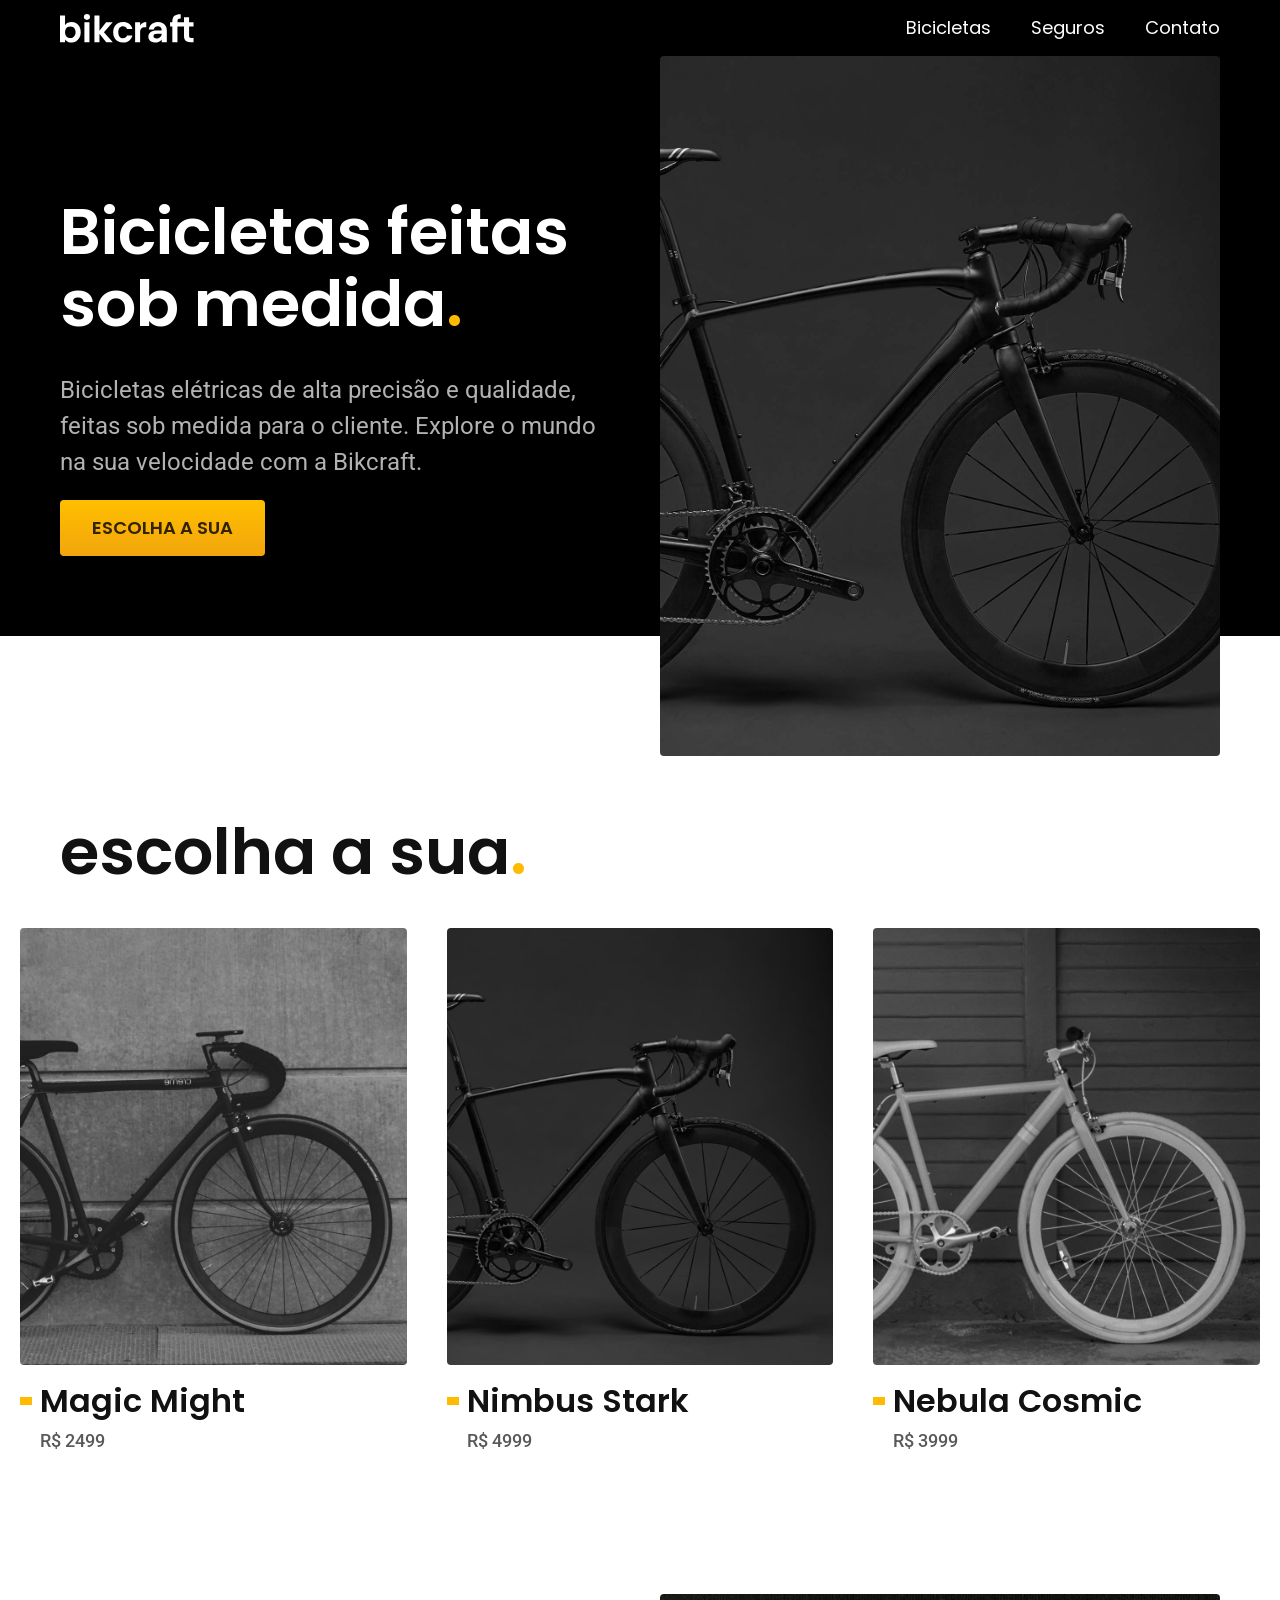
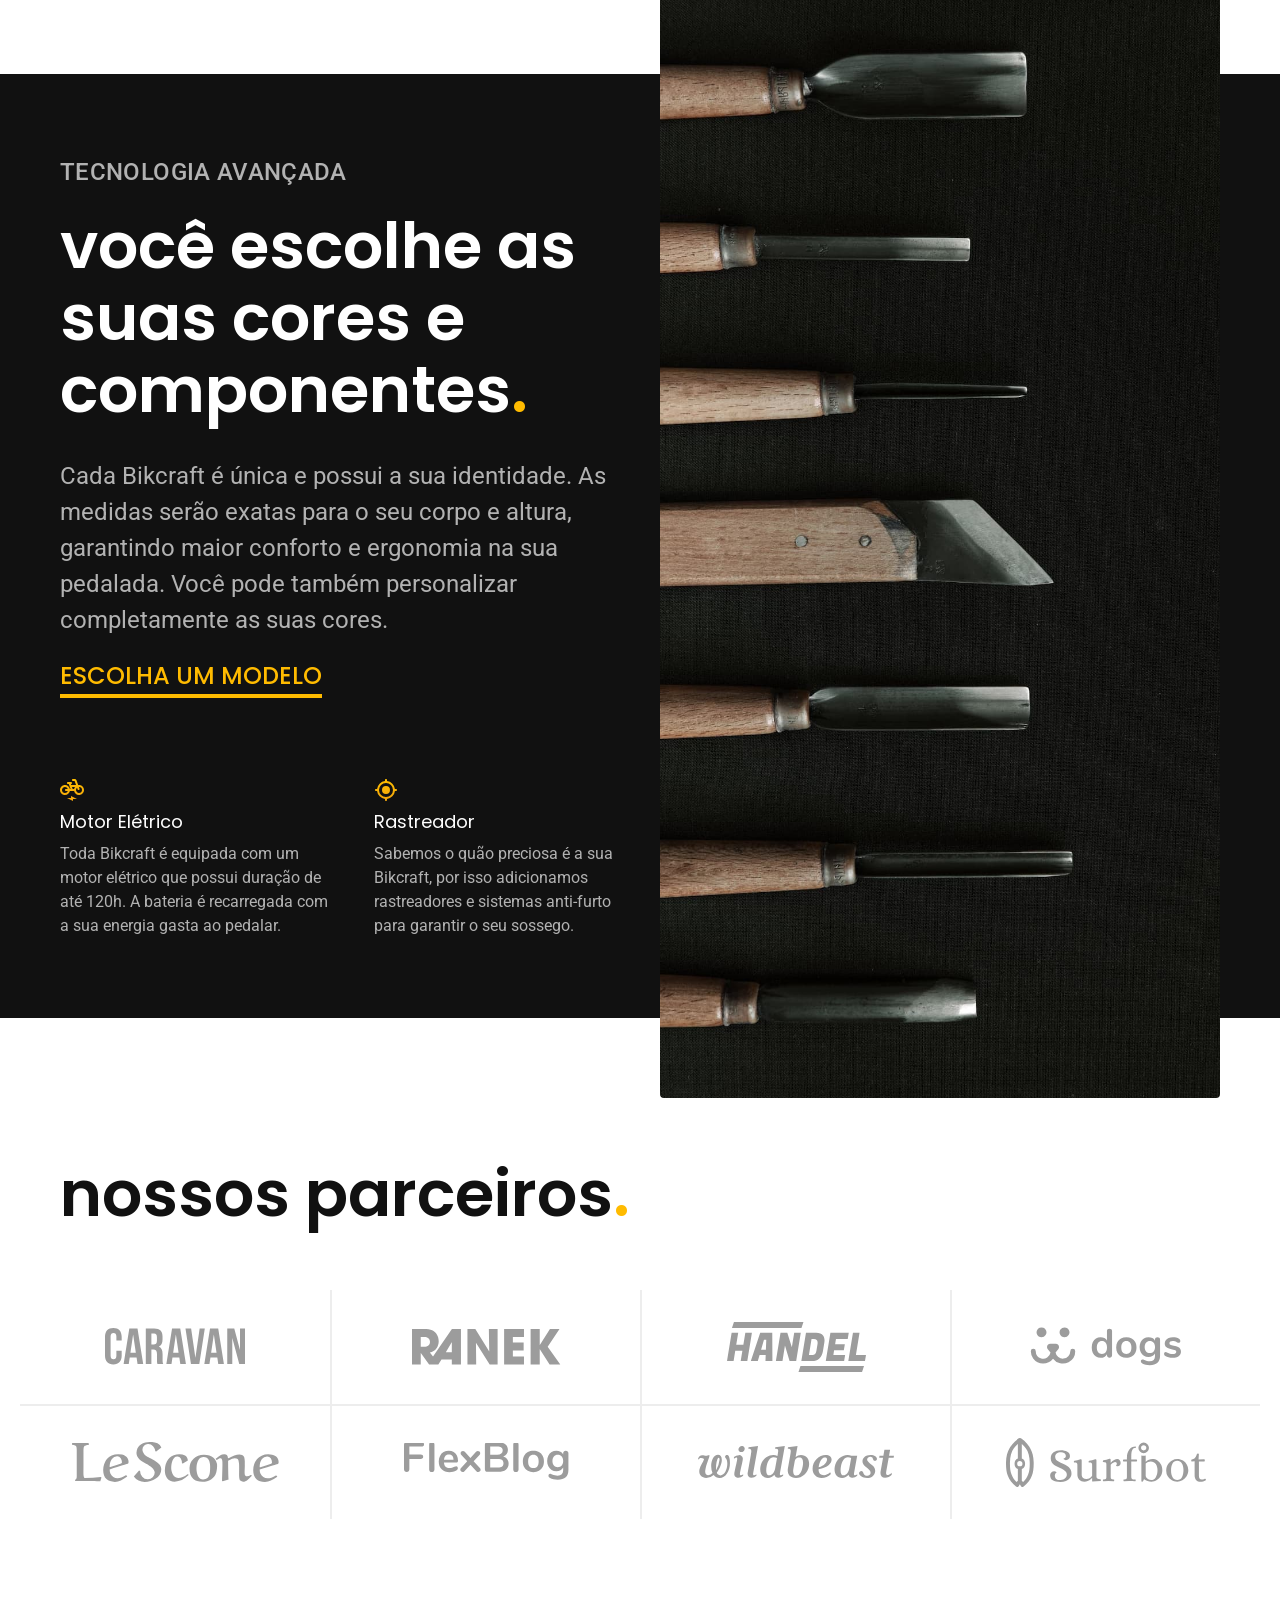
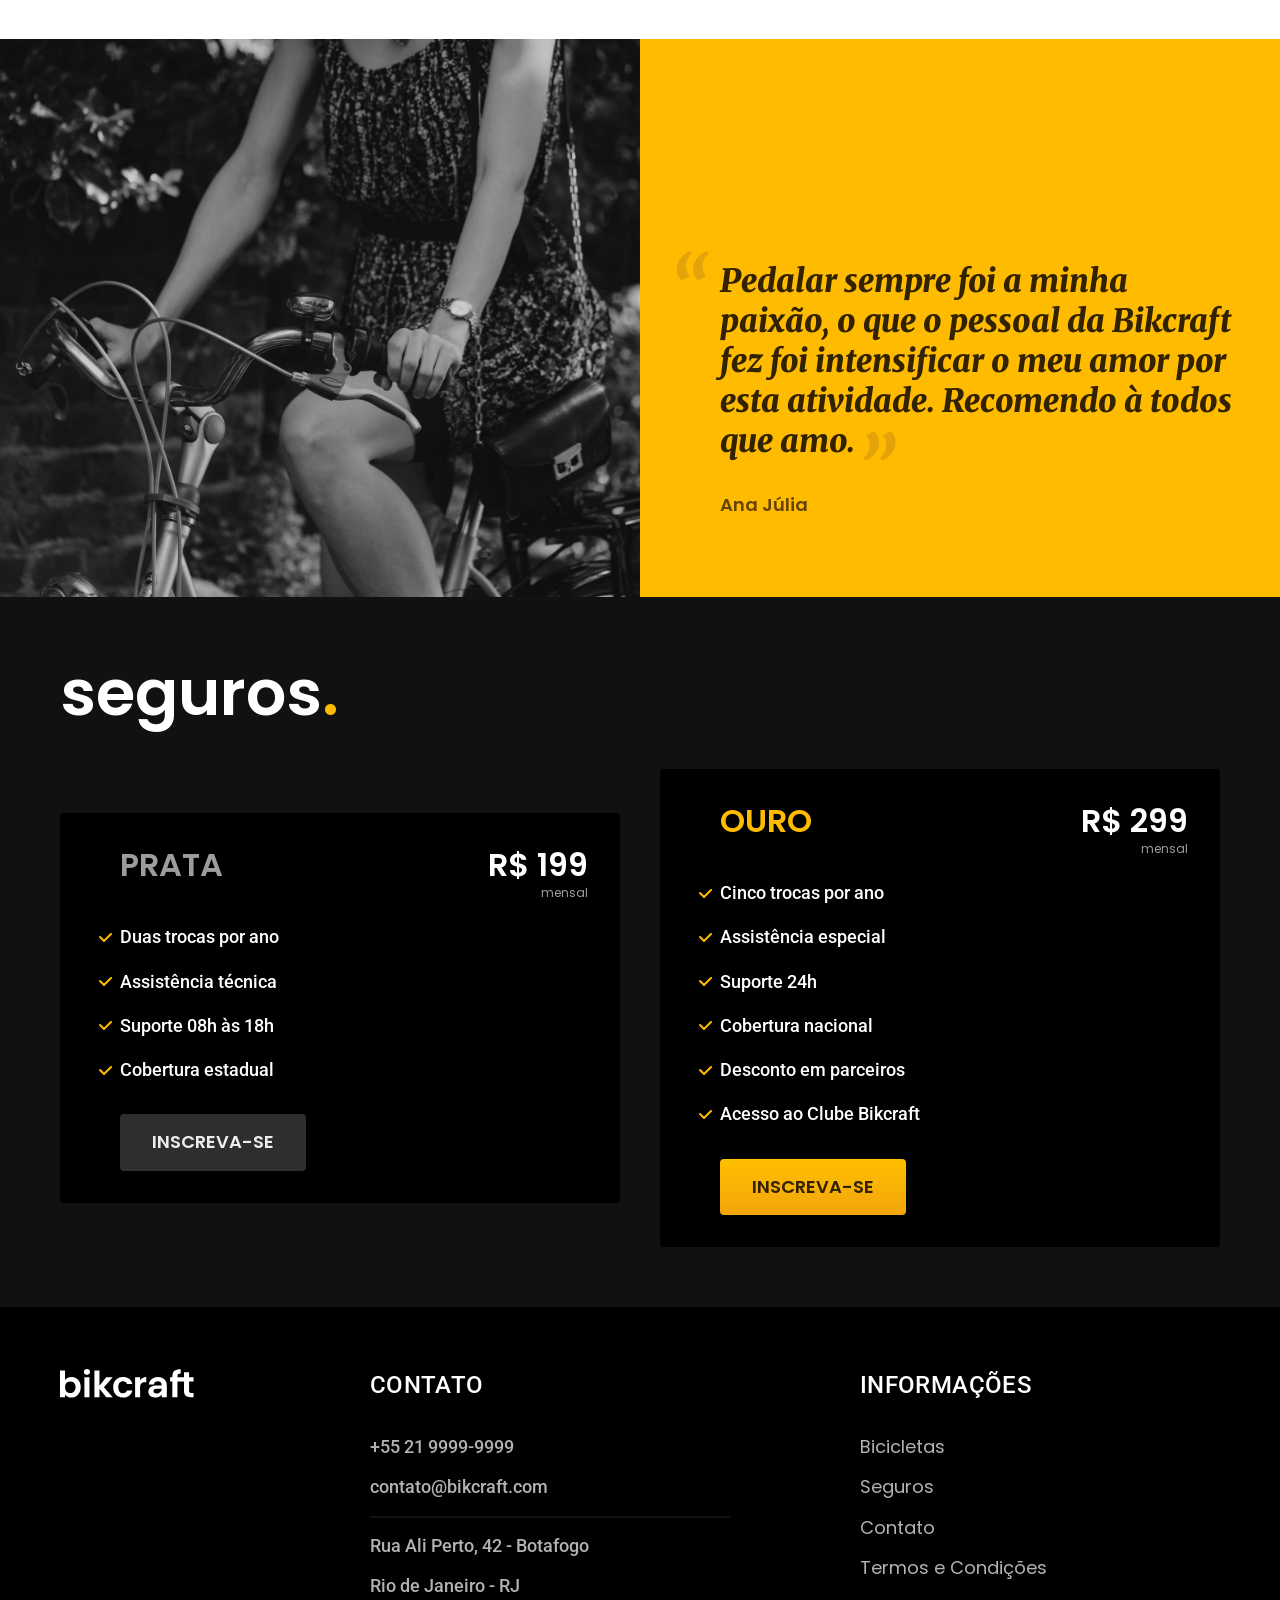
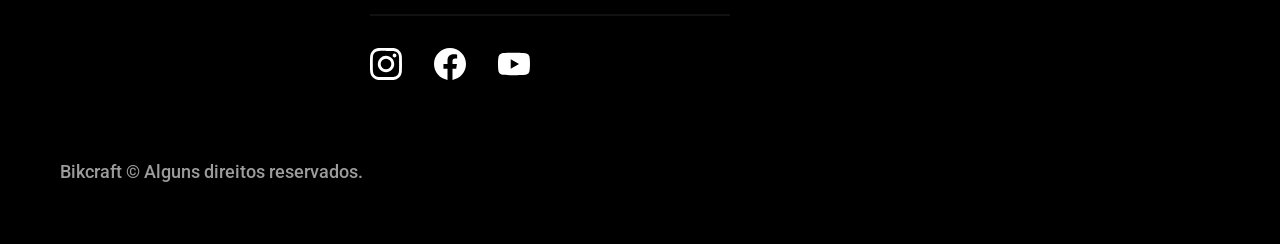
<file: index.html>
<!DOCTYPE html>
<html lang="pt-br">

<head>
  <meta charset="UTF-8">
  <meta name="viewport" content="width=device-width, initial-scale=1.0">
  <title>Bikcraft - Bicicletas Elétricas</title>
  <meta name="description" content="Bicicletas elétricas de alta precisão e qualidade,  feitas sob medida para o cliente. Explore o mundo na sua velocidade com a Bikcraft.">
  <link rel="stylesheet" href="./css/style.css">
  <link rel="preconnect" href="https://fonts.googleapis.com">
  <link rel="preconnect" href="https://fonts.gstatic.com" crossorigin>
  <link href="https://fonts.googleapis.com/css2?family=Merriweather:ital,wght@1,900&family=Poppins:wght@400;600&family=Roboto:wght@500&display=swap" rel="stylesheet">
</head>

<body>
  <header class="header-bg">
    <div class="header container">
      <a href="./"><img src="./img/bikcraft.svg" alt="Logo Bikcraft"></a>
      <nav aria-label="primaria">
        <ul class="header-menu font-1-m cor-0">
          <li><a href="./bicicletas.html">Bicicletas</a></li>
          <li><a href="./seguros.html">Seguros</a></li>
          <li><a href="./contato.html">Contato</a></li>
        </ul>
      </nav>
    </div>
  </header>
  <main class="introducao-bg">
    <div class="introducao container">
      <div class="introducao-conteudo">
        <h1 class="font-1-xxl cor-0">Bicicletas feitas sob medida<span class="cor-p1">.</span></h1>
        <p class="font-2-l cor-5">Bicicletas elétricas de alta precisão e qualidade, feitas sob medida para o cliente. Explore o mundo na sua velocidade com a Bikcraft.</p>
        <a class="botao" href="./bicicletas.html">Escolha a sua</a>
      </div>
      <div>
        <img src="./img/fotos/introducao.jpg" alt="Bicicleta elétrica preta.">
      </div>
    </div>
  </main>

  <article class="bicicletas-lista">
    <h2 class="container font-1-xxl">escolha a sua<span class="cor-p1">.</span></h2>
    <ul>
      <li>
        <a href="./bicicletas/magic.html">
          <img src="./img/bicicletas/magic-home.jpg" alt="Bicicleta preta modelo Magic.">
          <h3 class="font-1-xl cor-11">Magic Might</h3>
          <span class="font-2-m cor-8">R$ 2499</span>
        </a>
      </li>
      <li>
        <a href="./bicicletas/magic.html">
          <img src="./img/bicicletas/nimbus-home.jpg" alt="Bicicleta preta modelo Magic.">
          <h3 class="font-1-xl cor-11">Nimbus Stark</h3>
          <span class="font-2-m cor-8">R$ 4999</span>
        </a>
      </li>
      <li>
        <a href="./bicicletas/magic.html">
          <img src="./img/bicicletas/nebula-home.jpg" alt="Bicicleta preta modelo Magic.">
          <h3 class="font-1-xl cor-11">Nebula Cosmic</h3>
          <span class="font-2-m cor-8">R$ 3999</span>
        </a>
      </li>
    </ul>
  </article>

  <article class="tecnologia-bg">
    <div class="tecnologia container">
      <div class="tecnologia-conteudo">
        <span class="font-2-l-b cor-5">Tecnologia Avançada</span>
        <h2 class="font-1-xxl cor-0">você escolhe as suas cores e componentes<span class="cor-p1">.</span></h2>
        <p class="font-2-l cor-5">Cada Bikcraft é única e possui a sua identidade. As medidas serão exatas para o seu corpo e altura, garantindo maior conforto e ergonomia na sua pedalada. Você pode também personalizar completamente as suas cores.</p>
        <a class="link" href="./bicicletas.html">Escolha um modelo</a>
        <div class="tecnologia-vantagens">
          <div>
            <img src="./img/icones/eletrica.svg" alt="">
            <h3 class="font-1-m cor-0">Motor Elétrico</h3>
            <p class="font-2-s cor-5">Toda Bikcraft é equipada com um motor elétrico que possui duração de até 120h. A bateria é recarregada com a sua energia gasta ao pedalar.</p>
          </div>
          <div>
            <img src="./img/icones/rastreador.svg" alt="">
            <h3 class="font-1-m cor-0">Rastreador</h3>
            <p class="font-2-s cor-5">Sabemos o quão preciosa é a sua Bikcraft, por isso adicionamos rastreadores e sistemas anti-furto para garantir o seu sossego.</p>
          </div>
        </div>
      </div>
      <div class="tecnologia-imagem">
        <img src="./img/fotos/tecnologia.jpg" alt="">
      </div>
    </div>
  </article>

  <section class="parceiros" aria-label="Nossos Parceiros">
    <h2 class="container font-1-xxl">nossos parceiros<span class="cor-p1">.</span></h2>
    <ul>
      <li><img src="./img/parceiros/caravan.svg" alt="caravan"></li>
      <li><img src="./img/parceiros/ranek.svg" alt="ranek"></li>
      <li><img src="./img/parceiros/handel.svg" alt="handel"></li>
      <li><img src="./img/parceiros/dogs.svg" alt="dogs"></li>
      <li><img src="./img/parceiros/lescone.svg" alt="lescone"></li>
      <li><img src="./img/parceiros/flexblog.svg" alt="flexblog"></li>
      <li><img src="./img/parceiros/wildbeast.svg" alt="wildbeast"></li>
      <li><img src="./img/parceiros/surfbot.svg" alt="surfbot"></li>
    </ul>
  </section>

  <section class="depoimento" aria-label="Depoimento">
    <div>
      <img src="./img/fotos/depoimento.jpg" alt="Pessoa pedalando uma bicicleta Bikcraft">
    </div>
    <div class="depoimento-conteudo">
      <blockquote class="font-1-xl cor-p5">
        <p>Pedalar sempre foi a minha paixão, o que o pessoal da Bikcraft fez foi intensificar o meu amor por esta atividade. Recomendo à todos que amo.</p>
      </blockquote>
      <span class="font-1-m-b cor-p4">Ana Júlia</span>
    </div>
  </section>

  <article class="seguros-bg">
    <div class="seguros container">
      <h2 class="font-1-xxl cor-0">seguros<span class="cor-p1">.</span></h2>
      <div class="seguros-item">
        <h3 class="font-1-xl cor-6">PRATA</h3>
        <span class="font-1-xl cor-0">R$ 199 <span class="font-1-xs cor-6">mensal</span></span>
        <ul class="font-2-m cor-0">
          <li>Duas trocas por ano</li>
          <li>Assistência técnica</li>
          <li>Suporte 08h às 18h</li>
          <li>Cobertura estadual</li>
        </ul>
        <a class="botao secundario" href="./orcamento.html">Inscreva-se</a>
      </div>

      <div class="seguros-item">
        <h3 class="font-1-xl cor-p1">OURO</h3>
        <span class="font-1-xl cor-0">R$ 299 <span class="font-1-xs cor-6">mensal</span></span>
        <ul class="font-2-m cor-0">
          <li>Cinco trocas por ano</li>
          <li>Assistência especial</li>
          <li>Suporte 24h</li>
          <li>Cobertura nacional</li>
          <li>Desconto em parceiros</li>
          <li>Acesso ao Clube Bikcraft</li>
        </ul>
        <a class="botao" href="./orcamento.html">Inscreva-se</a>
      </div>
    </div>
  </article>

  <footer class="footer-bg">
    <div class="footer container">
      <img src="./img/bikcraft.svg" alt="Bikcraft">
      <div class="footer-contato">
        <h3 class="font-2-l-b cor-0">Contato</h3>
        <ul class="font-2-m cor-5">
          <li><a href="tel:+552199999999">+55 21 9999-9999</a></li>
          <li><a href="mailto:contato@bikcraft.com">contato@bikcraft.com</a></li>
          <li>Rua Ali Perto, 42 - Botafogo</li>
          <li>Rio de Janeiro - RJ</li>
        </ul>
        <div class="footer-redes">
          <a href="./">
            <img src="./img/redes/instagram.svg" alt="Instagram">
          </a>
          <a href="./">
            <img src="./img/redes/facebook.svg" alt="Facebook">
          </a>
          <a href="./">
            <img src="./img/redes/youtube.svg" alt="Youtube">
          </a>
        </div>
      </div>
      <div class="footer-informacoes">
        <h3 class="font-2-l-b cor-0">Informações</h3>
        <nav>
          <ul class="font-1-m cor-5">
            <li><a href="./bicicletas.html">Bicicletas</a></li>
            <li><a href="./seguros.html">Seguros</a></li>
            <li><a href="./contato.html">Contato</a></li>
            <li><a href="./termos.html">Termos e Condições</a></li>
          </ul>
        </nav>
      </div>
      <p class="footer-copy font-2-m cor-6">Bikcraft © Alguns direitos reservados.</p>
    </div>
  </footer>
</body>

</html>
</file>
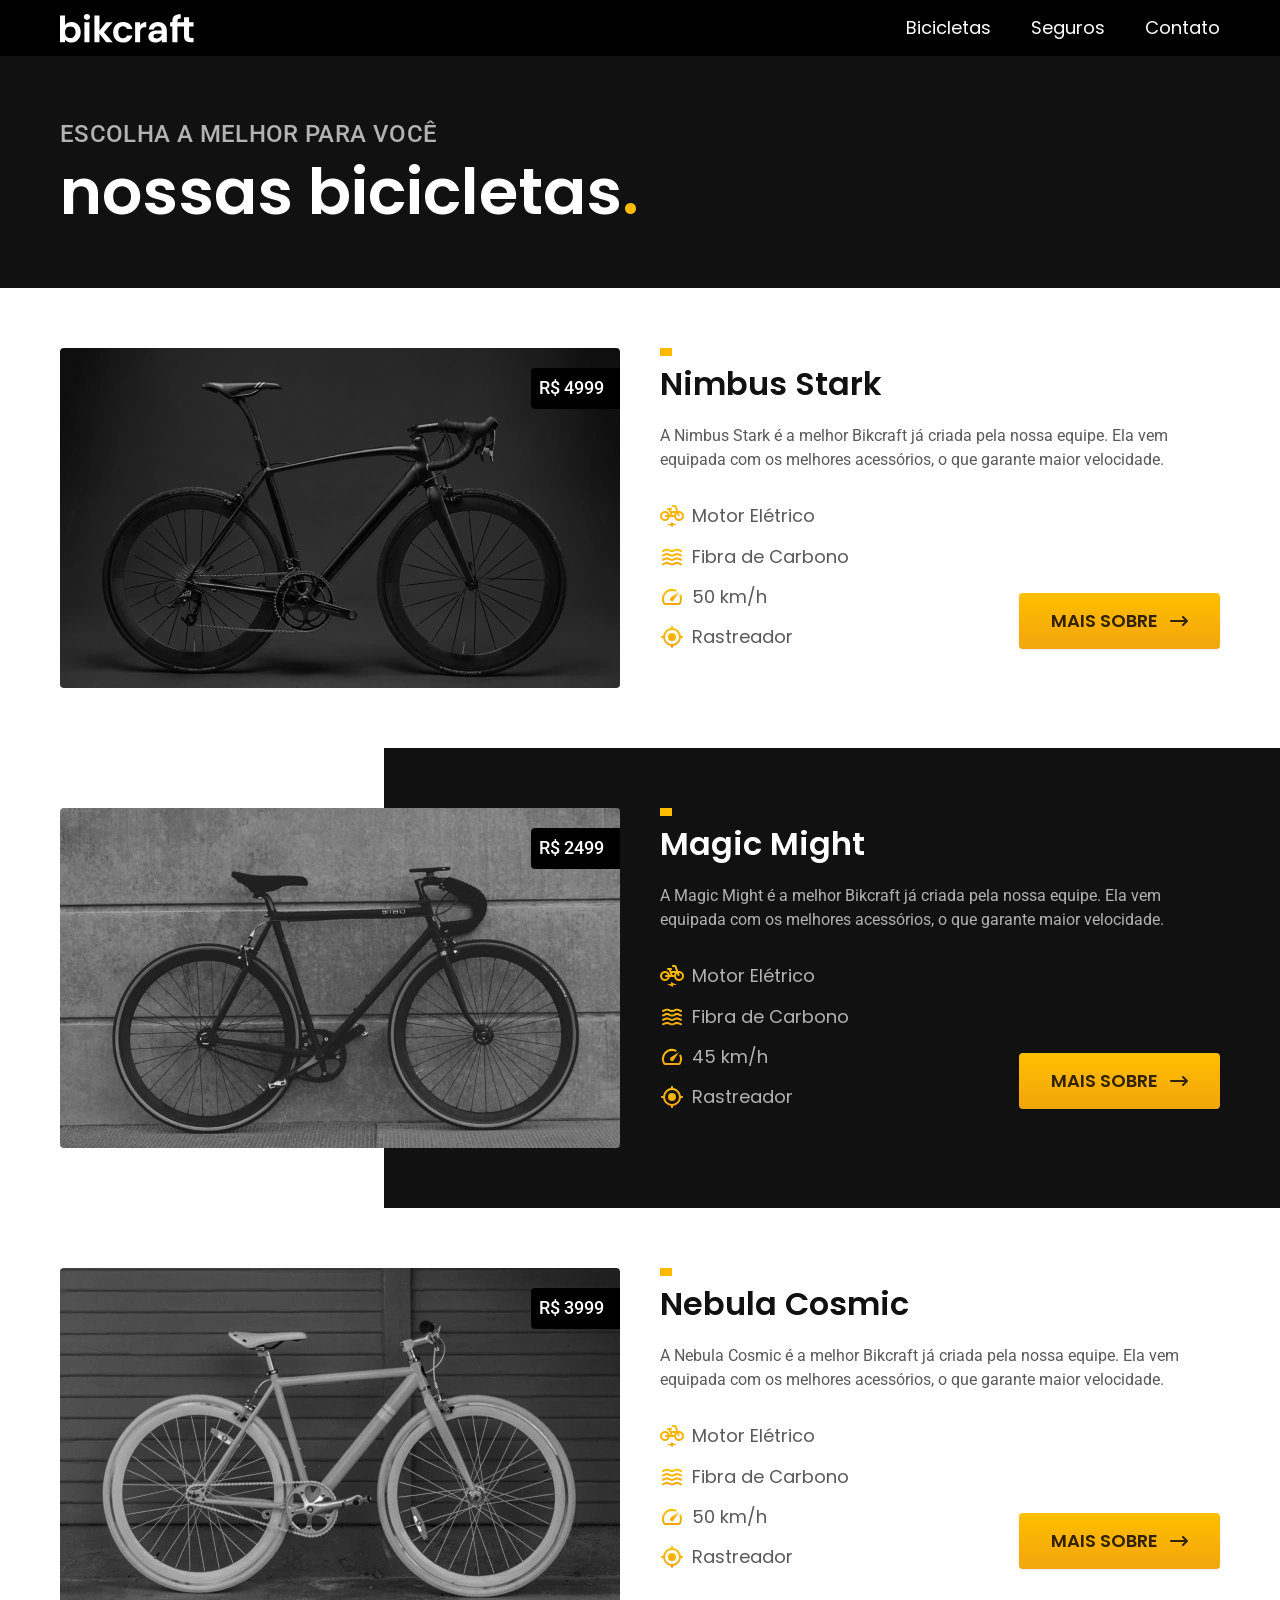
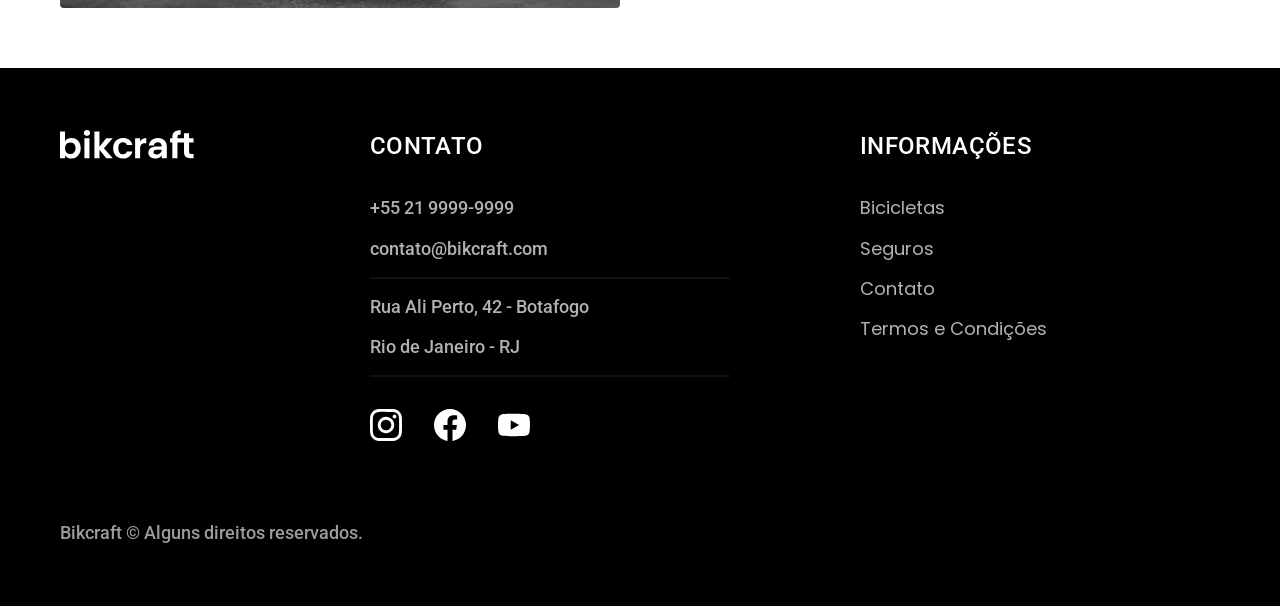
<file: bicicletas.html>
<!DOCTYPE html>
<html lang="pt-br">

<head>
  <meta charset="UTF-8">
  <meta name="viewport" content="width=device-width, initial-scale=1.0">
  <title>Bicicletas | Bikcraft</title>
  <meta name="description" content="Escolha a melhor bicicleta para você na Bikcraft.">
  <link rel="stylesheet" href="./css/style.css">
  <link rel="preconnect" href="https://fonts.googleapis.com">
  <link rel="preconnect" href="https://fonts.gstatic.com" crossorigin>
  <link href="https://fonts.googleapis.com/css2?family=Merriweather:ital,wght@1,900&family=Poppins:wght@400;600&family=Roboto:wght@500&display=swap" rel="stylesheet">
</head>

<body id="bicicletas">
  <header class="header-bg">
    <div class="header container">
      <a href="./"><img src="./img/bikcraft.svg" alt="Logo Bikcraft"></a>
      <nav aria-label="primaria">
        <ul class="header-menu font-1-m cor-0">
          <li><a href="./bicicletas.html">Bicicletas</a></li>
          <li><a href="./seguros.html">Seguros</a></li>
          <li><a href="./contato.html">Contato</a></li>
        </ul>
      </nav>
    </div>
  </header>

  <main>
    <div class="titulo-bg">
      <div class="titulo container">
        <p class="font-2-l-b cor-5">Escolha a melhor para você</p>
        <h1 class="font-1-xxl cor-0">nossas bicicletas<span class="cor-p1">.</span></h1>
      </div>
    </div>

    <div class="bicicletas container">
      <div class="bicicletas-imagem">
        <img src="./img/bicicletas/nimbus.jpg" alt="Bicicleta preta">
        <span class="font-2-m cor-0">R$ 4999</span>
      </div>
      <div class="bicicletas-conteudo">
        <h2 class="font-1-xl">Nimbus Stark</h2>
        <p class="font-2-s cor-8">A Nimbus Stark é a melhor Bikcraft já criada pela nossa equipe. Ela vem equipada com os melhores acessórios, o que garante maior velocidade.</p>
        <ul class="font-1-m cor-8">
          <li>
            <img src="./img/icones/eletrica.svg" alt="">
            Motor Elétrico
          </li>
          <li>
            <img src="./img/icones/carbono.svg" alt="">
            Fibra de Carbono
          </li>
          <li>
            <img src="./img/icones/velocidade.svg" alt="">
            50 km/h
          </li>
          <li>
            <img src="./img/icones/rastreador.svg" alt="">
            Rastreador
          </li>
        </ul>
        <a class="botao seta" href="./bicicletas/nimbus.html">Mais Sobre</a>
      </div>
    </div>

    <div class="bicicletas-bg">
      <div class="bicicletas container">
        <div class="bicicletas-imagem">
          <img src="./img/bicicletas/magic.jpg" alt="Bicicleta preta">
          <span class="font-2-m cor-0">R$ 2499</span>
        </div>
        <div class="bicicletas-conteudo">
          <h2 class="font-1-xl cor-0">Magic Might</h2>
          <p class="font-2-s cor-5">A Magic Might é a melhor Bikcraft já criada pela nossa equipe. Ela vem equipada com os melhores acessórios, o que garante maior velocidade.</p>
          <ul class="font-1-m cor-5">
            <li>
              <img src="./img/icones/eletrica.svg" alt="">
              Motor Elétrico
            </li>
            <li>
              <img src="./img/icones/carbono.svg" alt="">
              Fibra de Carbono
            </li>
            <li>
              <img src="./img/icones/velocidade.svg" alt="">
              45 km/h
            </li>
            <li>
              <img src="./img/icones/rastreador.svg" alt="">
              Rastreador
            </li>
          </ul>
          <a class="botao seta" href="./bicicletas/magic.html">Mais Sobre</a>
        </div>
      </div>
    </div>

    <div class="bicicletas container">
      <div class="bicicletas-imagem">
        <img src="./img/bicicletas/nebula.jpg" alt="Bicicleta preta">
        <span class="font-2-m cor-0">R$ 3999</span>
      </div>
      <div class="bicicletas-conteudo">
        <h2 class="font-1-xl">Nebula Cosmic</h2>
        <p class="font-2-s cor-8">A Nebula Cosmic é a melhor Bikcraft já criada pela nossa equipe. Ela vem equipada com os melhores acessórios, o que garante maior velocidade.</p>
        <ul class="font-1-m cor-8">
          <li>
            <img src="./img/icones/eletrica.svg" alt="">
            Motor Elétrico
          </li>
          <li>
            <img src="./img/icones/carbono.svg" alt="">
            Fibra de Carbono
          </li>
          <li>
            <img src="./img/icones/velocidade.svg" alt="">
            50 km/h
          </li>
          <li>
            <img src="./img/icones/rastreador.svg" alt="">
            Rastreador
          </li>
        </ul>
        <a class="botao seta" href="./bicicletas/nebula.html">Mais Sobre</a>
      </div>
    </div>

  </main>

  <footer class="footer-bg">
    <div class="footer container">
      <img src="./img/bikcraft.svg" alt="Bikcraft">
      <div class="footer-contato">
        <h3 class="font-2-l-b cor-0">Contato</h3>
        <ul class="font-2-m cor-5">
          <li><a href="tel:+552199999999">+55 21 9999-9999</a></li>
          <li><a href="mailto:contato@bikcraft.com">contato@bikcraft.com</a></li>
          <li>Rua Ali Perto, 42 - Botafogo</li>
          <li>Rio de Janeiro - RJ</li>
        </ul>
        <div class="footer-redes">
          <a href="./">
            <img src="./img/redes/instagram.svg" alt="Instagram">
          </a>
          <a href="./">
            <img src="./img/redes/facebook.svg" alt="Facebook">
          </a>
          <a href="./">
            <img src="./img/redes/youtube.svg" alt="Youtube">
          </a>
        </div>
      </div>
      <div class="footer-informacoes">
        <h3 class="font-2-l-b cor-0">Informações</h3>
        <nav>
          <ul class="font-1-m cor-5">
            <li><a href="./bicicletas.html">Bicicletas</a></li>
            <li><a href="./seguros.html">Seguros</a></li>
            <li><a href="./contato.html">Contato</a></li>
            <li><a href="./termos.html">Termos e Condições</a></li>
          </ul>
        </nav>
      </div>
      <p class="footer-copy font-2-m cor-6">Bikcraft © Alguns direitos reservados.</p>
    </div>
  </footer>
</body>

</html>
</file>
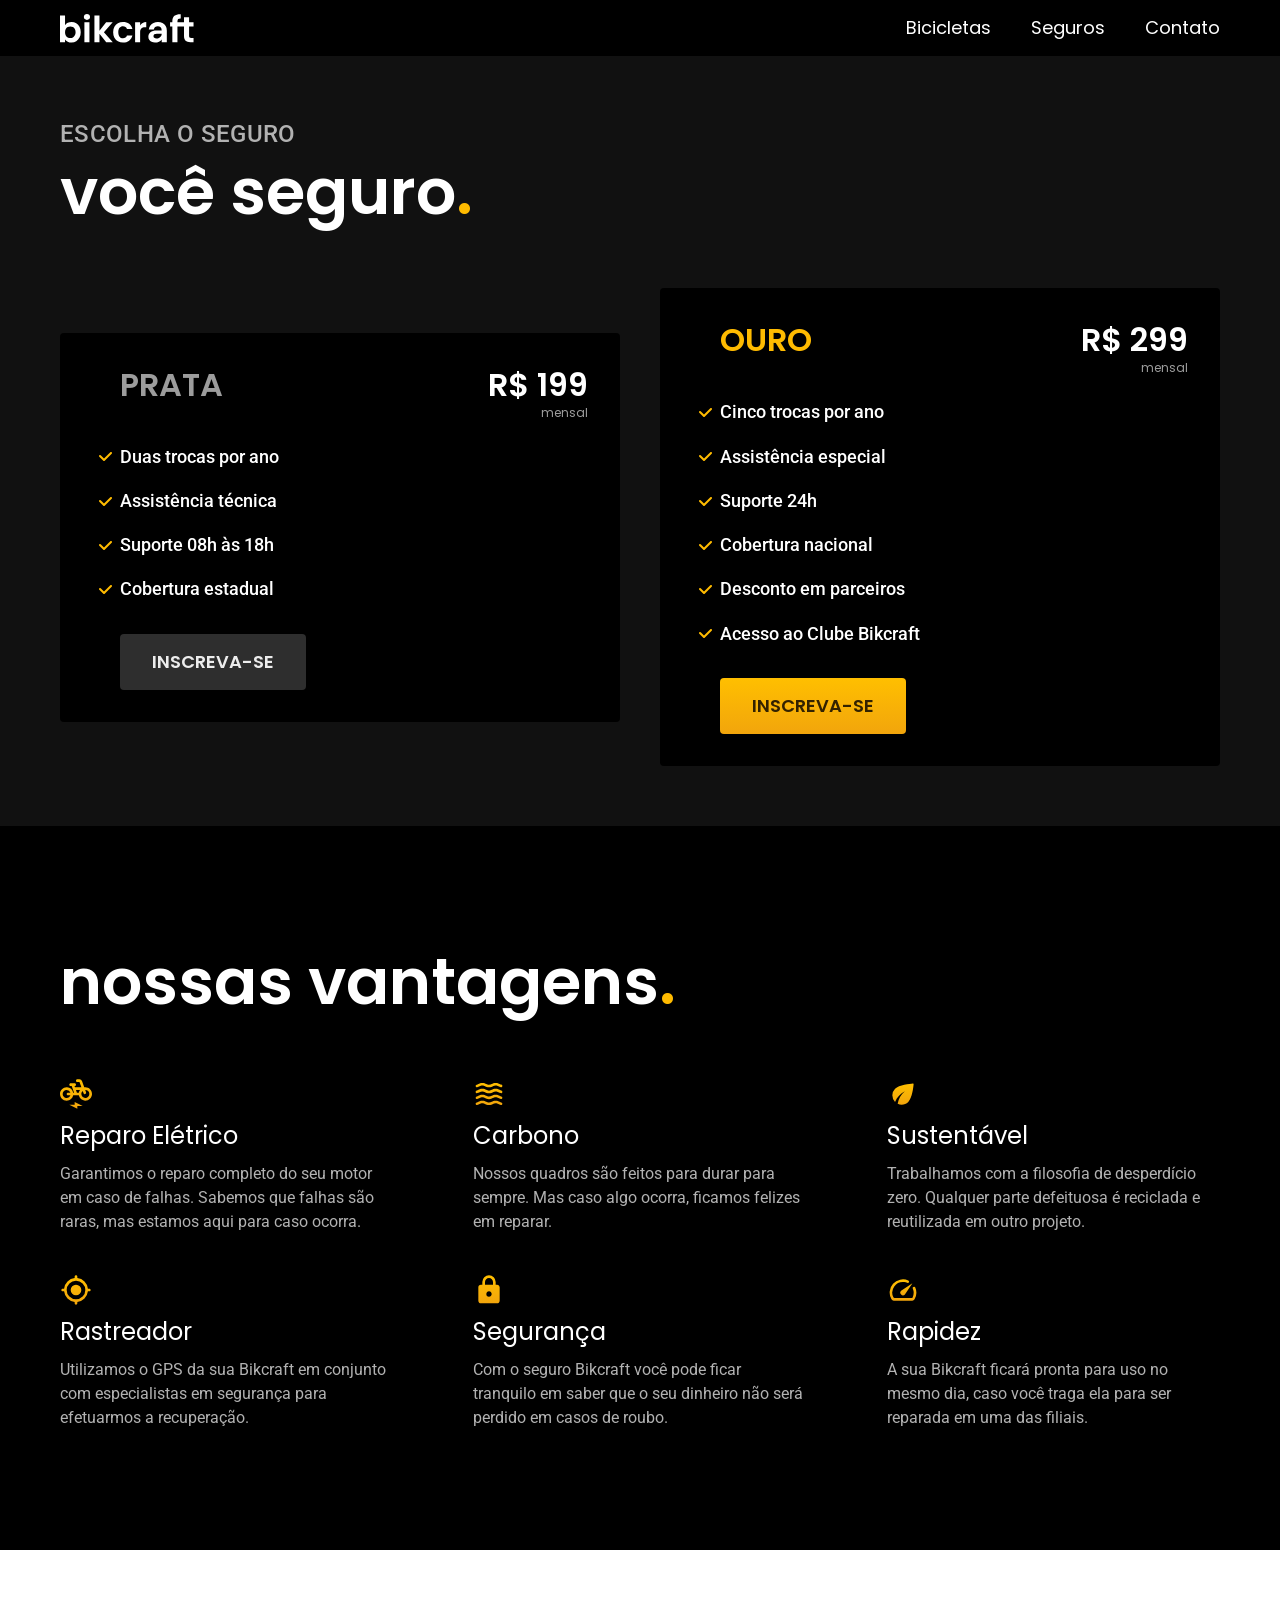
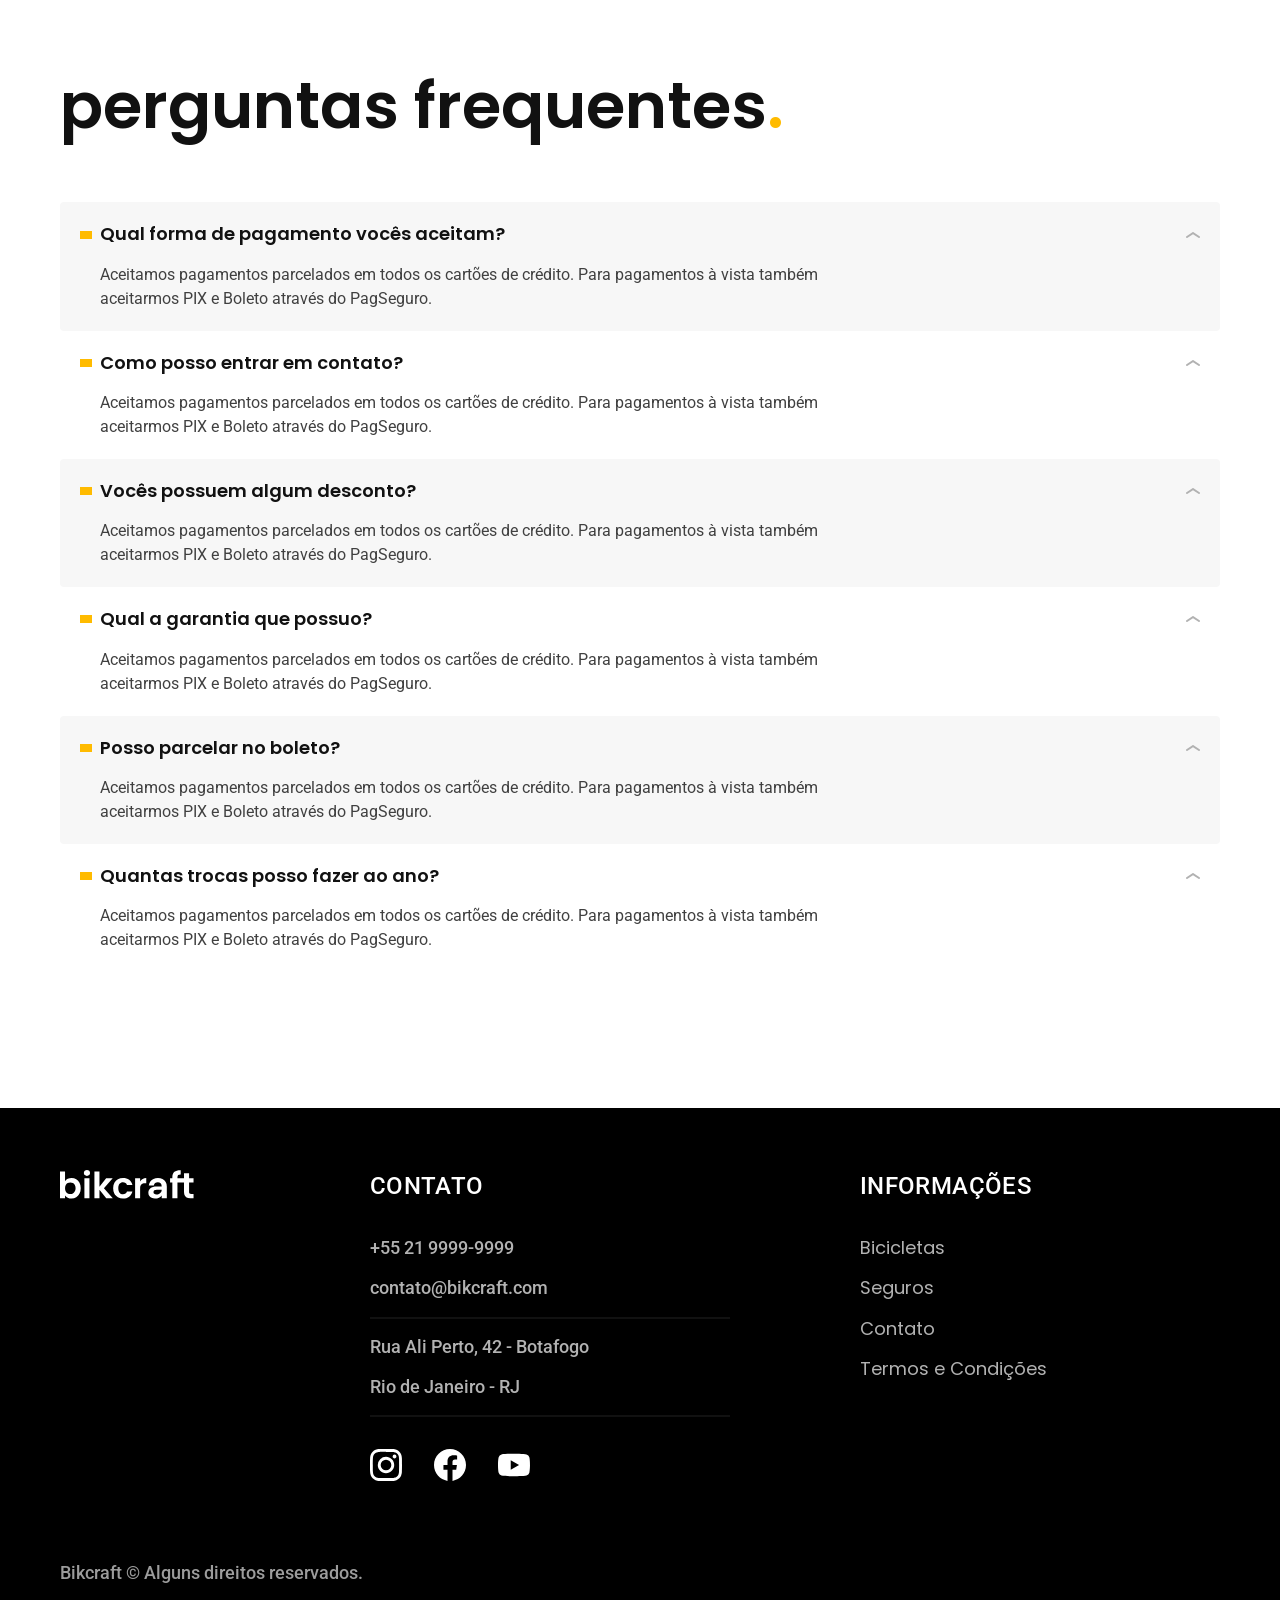
<file: seguros.html>
<!DOCTYPE html>
<html lang="pt-br">

<head>
  <meta charset="UTF-8">
  <meta name="viewport" content="width=device-width, initial-scale=1.0">
  <title>Seguros | Bikcraft</title>
  <meta name="description" content="Seguros da Bikcraft.">
  <link rel="stylesheet" href="./css/style.css">
  <link rel="preconnect" href="https://fonts.googleapis.com">
  <link rel="preconnect" href="https://fonts.gstatic.com" crossorigin>
  <link href="https://fonts.googleapis.com/css2?family=Merriweather:ital,wght@1,900&family=Poppins:wght@400;600&family=Roboto:wght@500&display=swap" rel="stylesheet">
</head>

<body id="seguros">
  <header class="header-bg">
    <div class="header container">
      <a href="./"><img src="./img/bikcraft.svg" alt="Logo Bikcraft"></a>
      <nav aria-label="primaria">
        <ul class="header-menu font-1-m cor-0">
          <li><a href="./bicicletas.html">Bicicletas</a></li>
          <li><a href="./seguros.html">Seguros</a></li>
          <li><a href="./contato.html">Contato</a></li>
        </ul>
      </nav>
    </div>
  </header>

  <main class="seguros-bg">
    <div class="titulo-bg">
      <div class="titulo container">
        <p class="font-2-l-b cor-5">Escolha o seguro</p>
        <h1 class="font-1-xxl cor-0">você seguro<span class="cor-p1">.</span></h1>
      </div>
    </div>

    <div class="seguros container">
      <div class="seguros-item">
        <h3 class="font-1-xl cor-6">PRATA</h3>
        <span class="font-1-xl cor-0">R$ 199 <span class="font-1-xs cor-6">mensal</span></span>
        <ul class="font-2-m cor-0">
          <li>Duas trocas por ano</li>
          <li>Assistência técnica</li>
          <li>Suporte 08h às 18h</li>
          <li>Cobertura estadual</li>
        </ul>
        <a class="botao secundario" href="./orcamento.html">Inscreva-se</a>
      </div>

      <div class="seguros-item">
        <h3 class="font-1-xl cor-p1">OURO</h3>
        <span class="font-1-xl cor-0">R$ 299 <span class="font-1-xs cor-6">mensal</span></span>
        <ul class="font-2-m cor-0">
          <li>Cinco trocas por ano</li>
          <li>Assistência especial</li>
          <li>Suporte 24h</li>
          <li>Cobertura nacional</li>
          <li>Desconto em parceiros</li>
          <li>Acesso ao Clube Bikcraft</li>
        </ul>
        <a class="botao" href="./orcamento.html">Inscreva-se</a>
      </div>
    </div>
  </main>

  <article class="vantagens-bg">
    <div class="vantagens container">
      <h2 class="font-1-xxl cor-0">nossas vantagens<span class="cor-p1">.</span></h2>
      <ul>
        <li>
          <img src="./img/icones/eletrica.svg" alt="">
          <h3 class="font-1-l cor-0">Reparo Elétrico</h3>
          <p class="font-2-s cor-5">Garantimos o reparo completo do seu motor em caso de falhas. Sabemos que falhas são raras, mas estamos aqui para caso ocorra.</p>
        </li>
        <li>
          <img src="./img/icones/carbono.svg" alt="">
          <h3 class="font-1-l cor-0">Carbono</h3>
          <p class="font-2-s cor-5">Nossos quadros são feitos para durar para sempre. Mas caso algo ocorra, ficamos felizes em reparar.</p>
        </li>
        <li>
          <img src="./img/icones/sustentavel.svg" alt="">
          <h3 class="font-1-l cor-0">Sustentável</h3>
          <p class="font-2-s cor-5">Trabalhamos com a filosofia de desperdício zero. Qualquer parte defeituosa é reciclada e reutilizada em outro projeto.</p>
        </li>
        <li>
          <img src="./img/icones/rastreador.svg" alt="">
          <h3 class="font-1-l cor-0">Rastreador</h3>
          <p class="font-2-s cor-5">Utilizamos o GPS da sua Bikcraft em conjunto com especialistas em segurança para efetuarmos a recuperação.</p>
        </li>
        <li>
          <img src="./img/icones/seguro.svg" alt="">
          <h3 class="font-1-l cor-0">Segurança</h3>
          <p class="font-2-s cor-5">Com o seguro Bikcraft você pode ficar tranquilo em saber que o seu dinheiro não será perdido em casos de roubo.</p>
        </li>
        <li>
          <img src="./img/icones/velocidade.svg" alt="">
          <h3 class="font-1-l cor-0">Rapidez</h3>
          <p class="font-2-s cor-5">A sua Bikcraft ficará pronta para uso no mesmo dia, caso você traga ela para ser reparada em uma das filiais.</p>
        </li>
      </ul>
    </div>
  </article>

  <article class="perguntas container">
    <h2 class="font-1-xxl">perguntas frequentes<span class="cor-p1">.</span></h2>
    <dl>
      <div>
        <dt class="font-1-m-b">Qual forma de pagamento vocês aceitam?</dt>
        <dd class="font-2-s cor-9">Aceitamos pagamentos parcelados em todos os cartões de crédito. Para pagamentos à vista também aceitarmos PIX e Boleto através do PagSeguro.</dd>
      </div>
      <div>
        <dt class="font-1-m-b">Como posso entrar em contato?</dt>
        <dd class="font-2-s cor-9">Aceitamos pagamentos parcelados em todos os cartões de crédito. Para pagamentos à vista também aceitarmos PIX e Boleto através do PagSeguro.</dd>
      </div>
      <div>
        <dt class="font-1-m-b">Vocês possuem algum desconto?</dt>
        <dd class="font-2-s cor-9">Aceitamos pagamentos parcelados em todos os cartões de crédito. Para pagamentos à vista também aceitarmos PIX e Boleto através do PagSeguro.</dd>
      </div>
      <div>
        <dt class="font-1-m-b">Qual a garantia que possuo?</dt>
        <dd class="font-2-s cor-9">Aceitamos pagamentos parcelados em todos os cartões de crédito. Para pagamentos à vista também aceitarmos PIX e Boleto através do PagSeguro.</dd>
      </div>
      <div>
        <dt class="font-1-m-b">Posso parcelar no boleto?</dt>
        <dd class="font-2-s cor-9">Aceitamos pagamentos parcelados em todos os cartões de crédito. Para pagamentos à vista também aceitarmos PIX e Boleto através do PagSeguro.</dd>
      </div>
      <div>
        <dt class="font-1-m-b">Quantas trocas posso fazer ao ano?</dt>
        <dd class="font-2-s cor-9">Aceitamos pagamentos parcelados em todos os cartões de crédito. Para pagamentos à vista também aceitarmos PIX e Boleto através do PagSeguro.</dd>
      </div>
    </dl>
  </article>

  <footer class="footer-bg">
    <div class="footer container">
      <img src="./img/bikcraft.svg" alt="Bikcraft">
      <div class="footer-contato">
        <h3 class="font-2-l-b cor-0">Contato</h3>
        <ul class="font-2-m cor-5">
          <li><a href="tel:+552199999999">+55 21 9999-9999</a></li>
          <li><a href="mailto:contato@bikcraft.com">contato@bikcraft.com</a></li>
          <li>Rua Ali Perto, 42 - Botafogo</li>
          <li>Rio de Janeiro - RJ</li>
        </ul>
        <div class="footer-redes">
          <a href="./">
            <img src="./img/redes/instagram.svg" alt="Instagram">
          </a>
          <a href="./">
            <img src="./img/redes/facebook.svg" alt="Facebook">
          </a>
          <a href="./">
            <img src="./img/redes/youtube.svg" alt="Youtube">
          </a>
        </div>
      </div>
      <div class="footer-informacoes">
        <h3 class="font-2-l-b cor-0">Informações</h3>
        <nav>
          <ul class="font-1-m cor-5">
            <li><a href="./bicicletas.html">Bicicletas</a></li>
            <li><a href="./seguros.html">Seguros</a></li>
            <li><a href="./contato.html">Contato</a></li>
            <li><a href="./termos.html">Termos e Condições</a></li>
          </ul>
        </nav>
      </div>
      <p class="footer-copy font-2-m cor-6">Bikcraft © Alguns direitos reservados.</p>
    </div>
  </footer>
</body>

</html>
</file>
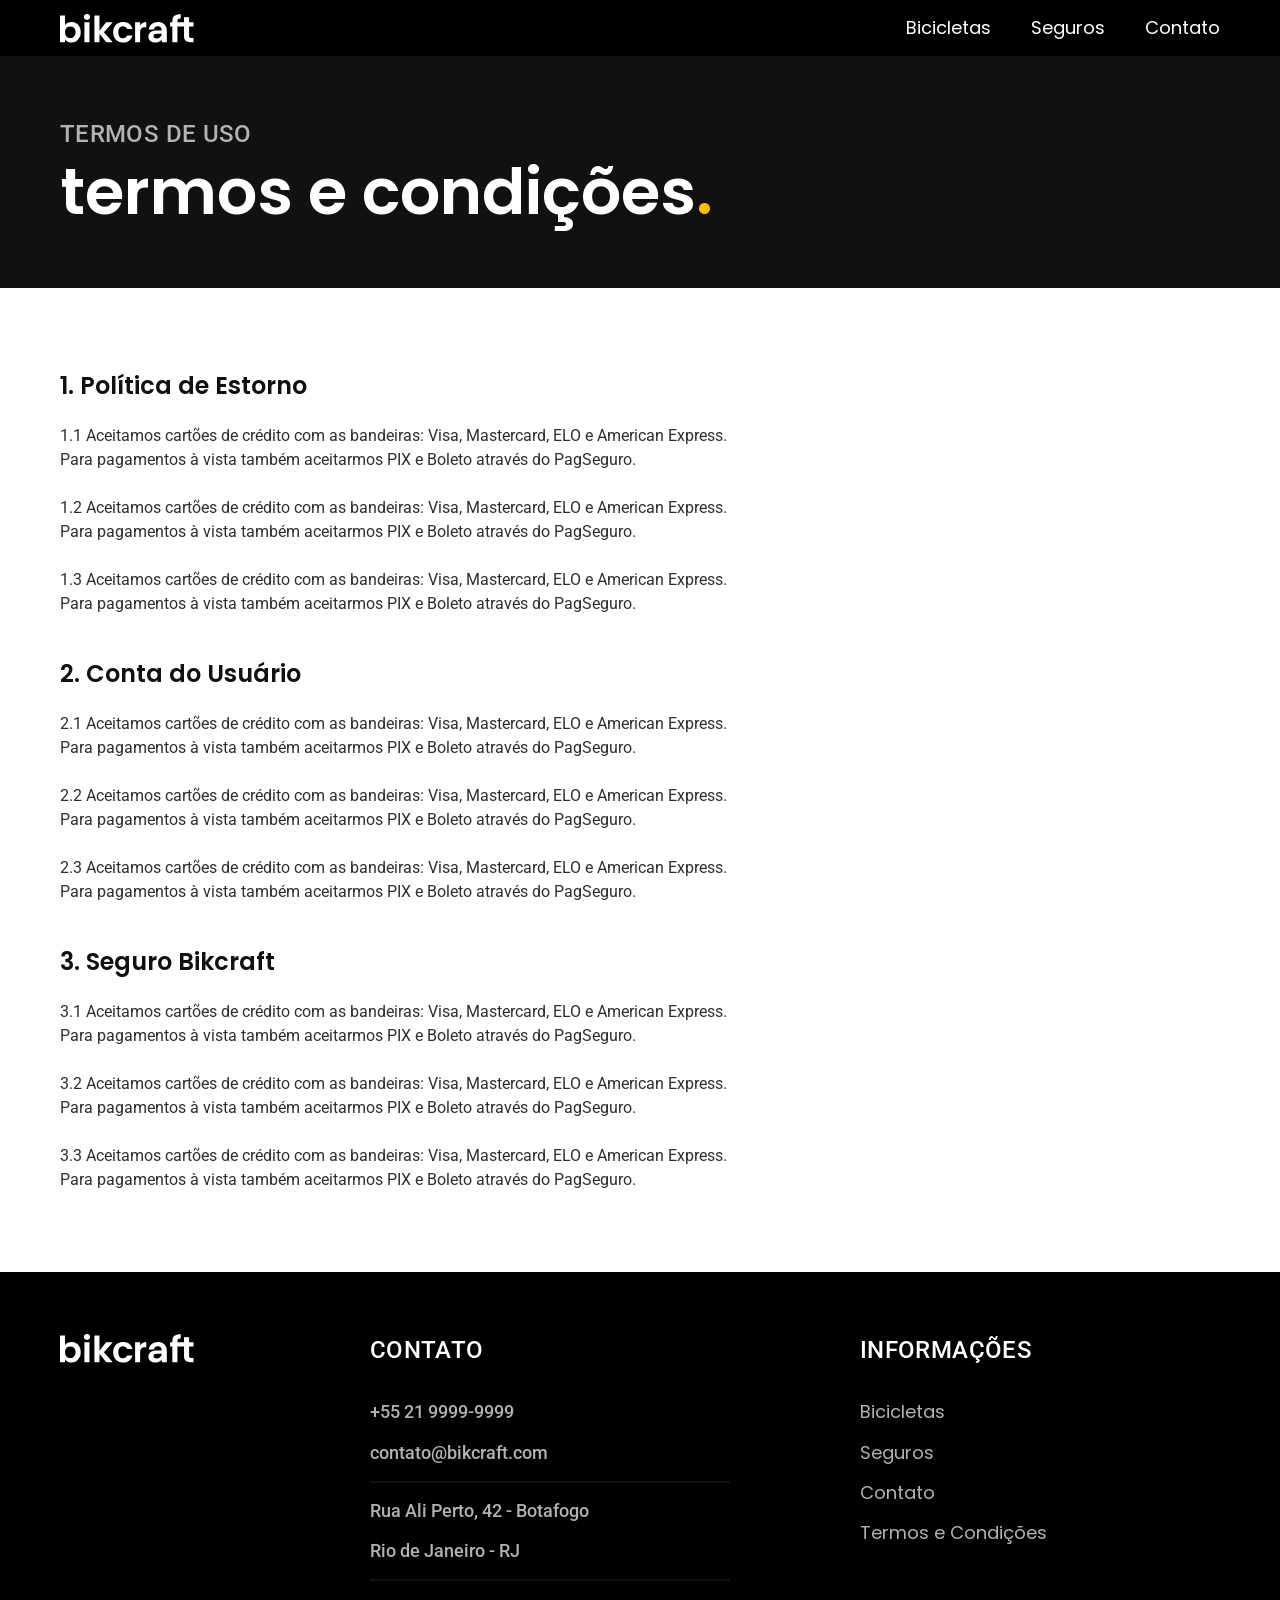
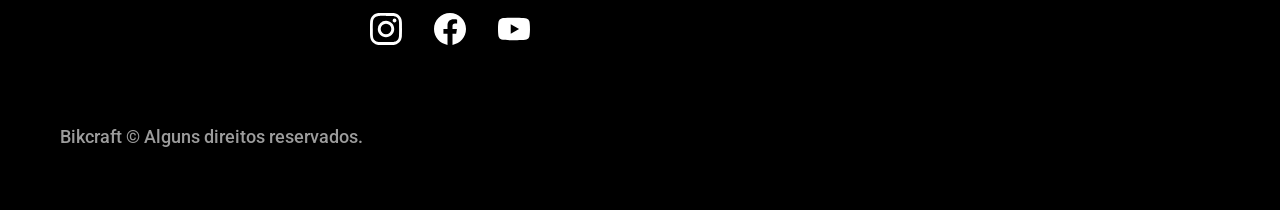
<file: termos.html>
<!DOCTYPE html>
<html lang="pt-br">

<head>
  <meta charset="UTF-8">
  <meta name="viewport" content="width=device-width, initial-scale=1.0">
  <title>Termos e Condições | Bikcraft</title>
  <meta name="description" content="Termos e condições da Bikcraft.">
  <link rel="stylesheet" href="./css/style.css">
  <link rel="preconnect" href="https://fonts.googleapis.com">
  <link rel="preconnect" href="https://fonts.gstatic.com" crossorigin>
  <link href="https://fonts.googleapis.com/css2?family=Merriweather:ital,wght@1,900&family=Poppins:wght@400;600&family=Roboto:wght@500&display=swap" rel="stylesheet">
</head>

<body id="termos">
  <header class="header-bg">
    <div class="header container">
      <a href="./"><img src="./img/bikcraft.svg" alt="Logo Bikcraft"></a>
      <nav aria-label="primaria">
        <ul class="header-menu font-1-m cor-0">
          <li><a href="./bicicletas.html">Bicicletas</a></li>
          <li><a href="./seguros.html">Seguros</a></li>
          <li><a href="./contato.html">Contato</a></li>
        </ul>
      </nav>
    </div>
  </header>

  <main>
    <div class="titulo-bg">
      <div class="titulo container">
        <p class="font-2-l-b cor-5">Termos de uso</p>
        <h1 class="font-1-xxl cor-0">termos e condições<span class="cor-p1">.</span></h1>
      </div>
    </div>

    <div class="termos font-2-s cor-10 container">
      <h2 class="font-1-l cor-11">1. Política de Estorno</h2>
      <p>1.1 Aceitamos cartões de crédito com as bandeiras: Visa, Mastercard, ELO e American Express. Para pagamentos à vista também aceitarmos PIX e Boleto através do PagSeguro.</p>
      <p>1.2 Aceitamos cartões de crédito com as bandeiras: Visa, Mastercard, ELO e American Express. Para pagamentos à vista também aceitarmos PIX e Boleto através do PagSeguro.</p>
      <p>1.3 Aceitamos cartões de crédito com as bandeiras: Visa, Mastercard, ELO e American Express. Para pagamentos à vista também aceitarmos PIX e Boleto através do PagSeguro.</p>
      <h2 class="font-1-l cor-11">2. Conta do Usuário</h2>
      <p>2.1 Aceitamos cartões de crédito com as bandeiras: Visa, Mastercard, ELO e American Express. Para pagamentos à vista também aceitarmos PIX e Boleto através do PagSeguro.</p>
      <p>2.2 Aceitamos cartões de crédito com as bandeiras: Visa, Mastercard, ELO e American Express. Para pagamentos à vista também aceitarmos PIX e Boleto através do PagSeguro.</p>
      <p>2.3 Aceitamos cartões de crédito com as bandeiras: Visa, Mastercard, ELO e American Express. Para pagamentos à vista também aceitarmos PIX e Boleto através do PagSeguro.</p>
      <h2 class="font-1-l cor-11">3. Seguro Bikcraft</h2>
      <p>3.1 Aceitamos cartões de crédito com as bandeiras: Visa, Mastercard, ELO e American Express. Para pagamentos à vista também aceitarmos PIX e Boleto através do PagSeguro.</p>
      <p>3.2 Aceitamos cartões de crédito com as bandeiras: Visa, Mastercard, ELO e American Express. Para pagamentos à vista também aceitarmos PIX e Boleto através do PagSeguro.</p>
      <p>3.3 Aceitamos cartões de crédito com as bandeiras: Visa, Mastercard, ELO e American Express. Para pagamentos à vista também aceitarmos PIX e Boleto através do PagSeguro.</p>
    </div>
  </main>

  <footer class="footer-bg">
    <div class="footer container">
      <img src="./img/bikcraft.svg" alt="Bikcraft">
      <div class="footer-contato">
        <h3 class="font-2-l-b cor-0">Contato</h3>
        <ul class="font-2-m cor-5">
          <li><a href="tel:+552199999999">+55 21 9999-9999</a></li>
          <li><a href="mailto:contato@bikcraft.com">contato@bikcraft.com</a></li>
          <li>Rua Ali Perto, 42 - Botafogo</li>
          <li>Rio de Janeiro - RJ</li>
        </ul>
        <div class="footer-redes">
          <a href="./">
            <img src="./img/redes/instagram.svg" alt="Instagram">
          </a>
          <a href="./">
            <img src="./img/redes/facebook.svg" alt="Facebook">
          </a>
          <a href="./">
            <img src="./img/redes/youtube.svg" alt="Youtube">
          </a>
        </div>
      </div>
      <div class="footer-informacoes">
        <h3 class="font-2-l-b cor-0">Informações</h3>
        <nav>
          <ul class="font-1-m cor-5">
            <li><a href="./bicicletas.html">Bicicletas</a></li>
            <li><a href="./seguros.html">Seguros</a></li>
            <li><a href="./contato.html">Contato</a></li>
            <li><a href="./termos.html">Termos e Condições</a></li>
          </ul>
        </nav>
      </div>
      <p class="footer-copy font-2-m cor-6">Bikcraft © Alguns direitos reservados.</p>
    </div>
  </footer>
</body>

</html>
</file>
<file: css/style.css>
@import "./global/global.css";
@import "./utilidades/tipografia.css";
@import "./utilidades/cores.css";

@import "./global/header.css";
@import "./global/footer.css";

/* Utilidades */
@import "./utilidades/componentes.css";

/* Home */
@import "./home/introducao.css";
@import "./home/tecnologia.css";
@import "./home/parceiros.css";
@import "./home/depoimento.css";

/* Bicicletas */
@import "./bicicletas/bicicletas-lista.css";
@import "./bicicletas/bicicletas.css";

/* Seguros */
@import "./seguros/perguntas.css";
@import "./seguros/seguros.css";
@import "./seguros/vantagens.css";

/* Termos */
@import "./termos/termos.css";
</file>
